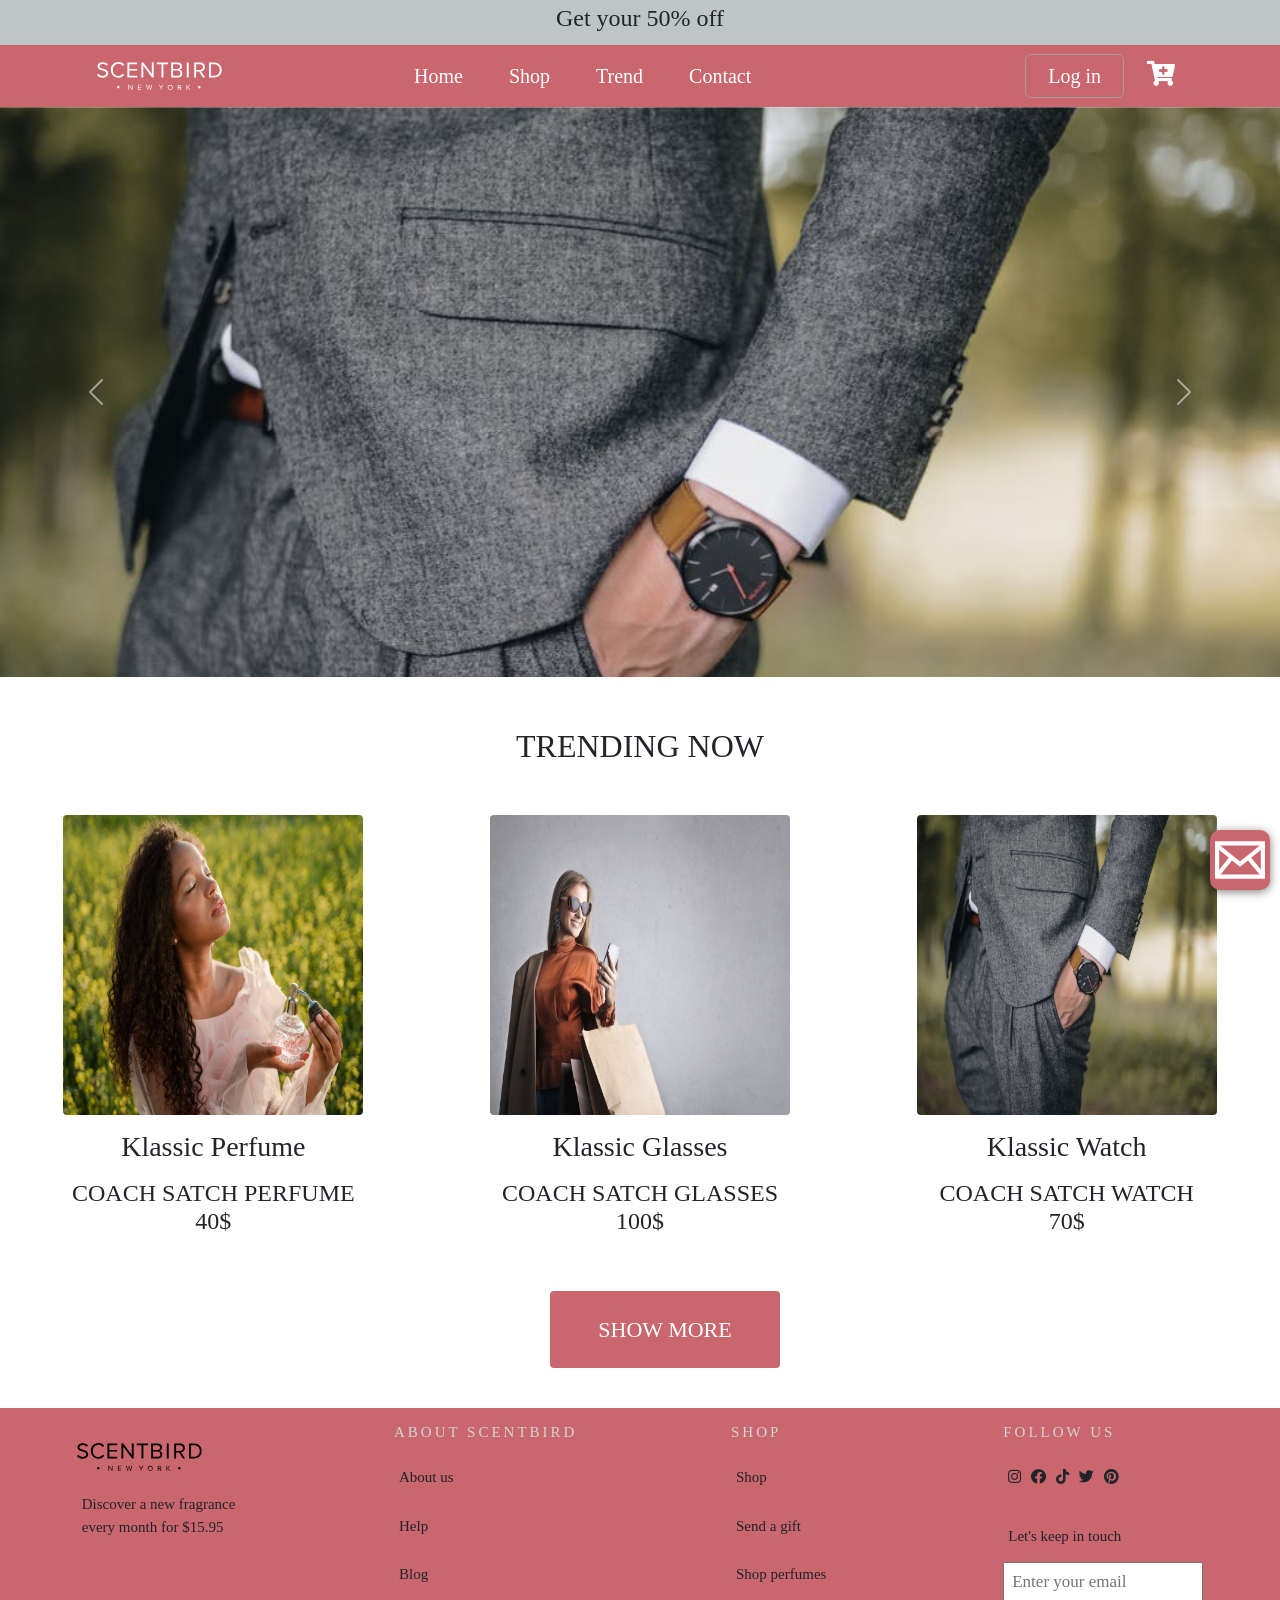
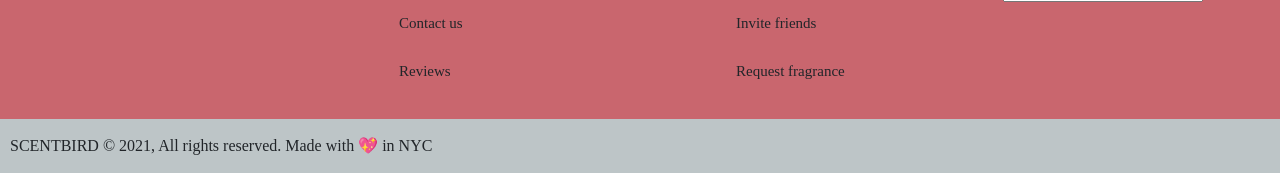
<file: index.html>
<!DOCTYPE html>
<html lang="en">

<head>
    <meta charset="UTF-8">
    <meta http-equiv="X-UA-Compatible" content="IE=edge">
    <meta name="viewport" content="width=device-width, initial-scale=1.0">
    <link href="https://cdn.jsdelivr.net/npm/bootstrap@5.1.3/dist/css/bootstrap.min.css" rel="stylesheet"
        integrity="sha384-1BmE4kWBq78iYhFldvKuhfTAU6auU8tT94WrHftjDbrCEXSU1oBoqyl2QvZ6jIW3" crossorigin="anonymous">
    <link rel="stylesheet" href="https://cdn.jsdelivr.net/npm/bootstrap-icons@1.7.2/font/bootstrap-icons.css">
    <link rel="stylesheet" href="https://pro.fontawesome.com/releases/v5.10.0/css/all.css"
        integrity="sha384-AYmEC3Yw5cVb3ZcuHtOA93w35dYTsvhLPVnYs9eStHfGJvOvKxVfELGroGkvsg+p" crossorigin="anonymous" />
    <link rel="shortcut icon" href="img/logo.svg">
    <title>SCENTBIRD</title>
    <link rel="stylesheet" href="style.css">
</head>


<!-- start navbar -->

<header id="offer">
    <h4>Get your 50% off</h4>
</header>

<nav class="navbar navbar-expand-lg navbar-light ">
    <div class="container ">
        <a style="width: 25%; margin: 0 15px;" class="navbar-brand" href="#"><img src="./img/logo2.svg"></a>
        <button class="navbar-toggler" type="button" data-bs-toggle="collapse" data-bs-target="#navbarSupportedContent"
            aria-controls="navbarSupportedContent" aria-expanded="false" aria-label="Toggle navigation">
            <span class="navbar-toggler-icon"></span>
        </button>

        <div class="collapse navbar-collapse" id="navbarSupportedContent" >
            <ul class="navbar-nav me-auto mb-2 mb-lg-0">
                <li class="nav-item">
                    <a style="color: white;" class="nav-link active one" href="#">Home</a>
                </li>

                <li class="nav-item">
                    <a style="color: white;" class="nav-link active" href="shop.html">Shop</a>
                </li>

                <li class="nav-item">
                    <a style="color: white;" class="nav-link active" href="#product">Trend</a>
                </li>


                <li class="nav-item">
                    <a style="color: white;" class="nav-link active" href="#contact">Contact</a>
                </li>
            </ul>

            <form class="d-flex form " style="margin-left: 50px;">

                <button class="btn btn-outline-success" type="submit" id="loginOUT"><a href="LoginForm.html">Log in</a></button>
              
                <button type="button" class="btn  position-relative">
                    <a class="navText" href="userCart (1).html"><i class="fas fa-cart-plus cart" style="font-size: 25px;"></i>
                    </a>
                </button>
               
            </form>
        </div>
    </div>
</nav>


<!-- end navbar -->


<!-- start slider -->


<div id="carouselExampleControls" class="carousel slide" data-bs-ride="carousel"
    style="height: 570px;overflow: hidden;">
    <div class="carousel-inner">
        <div class="carousel-item active">
            <img src="./img/77.jpeg" class="d-block w-100 h-50" alt="...">
        </div>
        <div class="carousel-item">
            <img src="./img/99.jpeg" class="d-block w-100 h-50" alt="...">
        </div>
        <div class="carousel-item">
            <img src="./img/88.jpeg" class="d-block w-100 h-50" alt="...">
        </div>
    </div>
    <button class="carousel-control-prev" type="button" data-bs-target="#carouselExampleControls" data-bs-slide="prev">
        <span class="carousel-control-prev-icon" aria-hidden="true"></span>
        <span class="visually-hidden">Previous</span>
    </button>
    <button class="carousel-control-next" type="button" data-bs-target="#carouselExampleControls" data-bs-slide="next">
        <span class="carousel-control-next-icon" aria-hidden="true"></span>
        <span class="visually-hidden">Next</span>
    </button>
</div>


<!-- end slider -->


<!-- start trend -->

<h2 class="thead" id="product">TRENDING NOW</h2>
<section class="trend">

    <div class="trend-body">
        <div class="pone">
            <img src="./img/99.jpeg">
            <h3>Klassic Perfume</h3>
            <h4>COACH SATCH PERFUME<br>
                <span>40$</span>
            </h4>
        </div>
        <div class="ptwo">
            <img src="./img/88.jpeg">
            <h3>Klassic Glasses</h3>
            <h4>COACH SATCH GLASSES<br>
                <span>100$</span>
            </h4>
        </div>
        <div class="pthree">
            <img src="./img/77.jpeg">
            <h3>Klassic Watch</h3>
            <h4>COACH SATCH WATCH<br>
                <span>70$</span>
            </h4>
        </div>
    </div>
    <a href="shop.html"><button class="tbtn">SHOW MORE</button></a>
</section>

<!-- end trend -->

<!-- start footer -->

<footer id="contact">
    <div class="top">
        <section class="section1">
            <h3><img src="./img/logo.svg"></h3>
            <p>Discover a new fragrance <br>every month for $15.95</p>

        </section>

        <section class="section2">
            <h4>ABOUT SCENTBIRD</h4>
            <p>About us</p>
            <p>Help</p>
            <p> Blog</p>
            <p> Contact us</p>
            <p> Reviews</p>
        </section>

        <section class="section3">
            <h4>SHOP</h4>
            <p>Shop</p>
            <p>Send a gift</p>
            <p>Shop perfumes</p>
            <p>Invite friends</p>
            <p>Request fragrance</p>
        </section>

        <section class="section4">
            <h4>FOLLOW US</h4>
            <div class="icons">
                <p><i class="fab fa-instagram"></i></p>
                <p><i class="fab fa-facebook"></i></p>
                <p><i class="fab fa-tiktok"></i></p>
                <p><i class="fab fa-twitter"></i></p>
                <p><i class="fab fa-pinterest"></i></p>
            </div>

            <p style="margin: 10px 0;">Let's keep in touch</p>
            <input type="email" id="suscribe" placeholder="Enter your email">

        </section>

    </div>
    <div class="bottom">
        <p>SCENTBIRD © 2021, All rights reserved. Made with 💖 in NYC</p>
    </div>
</footer>



<!-- end footer -->




<!-- ///////////////////////////////////// -->

<style>
    #sendmail {
        z-index: 99;
        position: fixed;
        /* position: absolute; */
        width: 60px;
        height: 60px;
        bottom: 10px;
        right: 10px;
        background-color: #c9666e;
        padding: 5px;
        border-radius: 10px;
        box-shadow: 0 2px 10px 0 hsla(0, 0%, 0%, 0.5);
        box-sizing: border-box;
    }

    #sendmail:hover {
        border: .2 solid hotpink;
        background-color: black;
        border: .2px solid hotpink;
        box-shadow: 0 2px 20px 0 hsla(0, 61%, 29%, 0.5);
    }
</style>





<div onclick="showMsg()">
    <img id="sendmail" src="./img/iconmonstr-email-2.svg">
</div>


<!-- //////////////////////////////// -->

<script src="script.js"></script>

<script src="https://cdn.jsdelivr.net/npm/bootstrap@5.1.3/dist/js/bootstrap.bundle.min.js"
    integrity="sha384-ka7Sk0Gln4gmtz2MlQnikT1wXgYsOg+OMhuP+IlRH9sENBO0LRn5q+8nbTov4+1p" crossorigin="anonymous">
</script>

<script>

    if(localStorage.getItem("email")){
        document.getElementById("loginOUT").innerHTML = '<a href="LoginForm.html">Log out</a>';
    }
    document.getElementById("loginOUT").onclick = function(){
        if(this.children[0].innerText == "Log out"){
            localStorage.removeItem("activeUser");
            localStorage.removeItem("email");
            localStorage.removeItem("password");
        }
    };
</script>

</body>

</html>
</file>
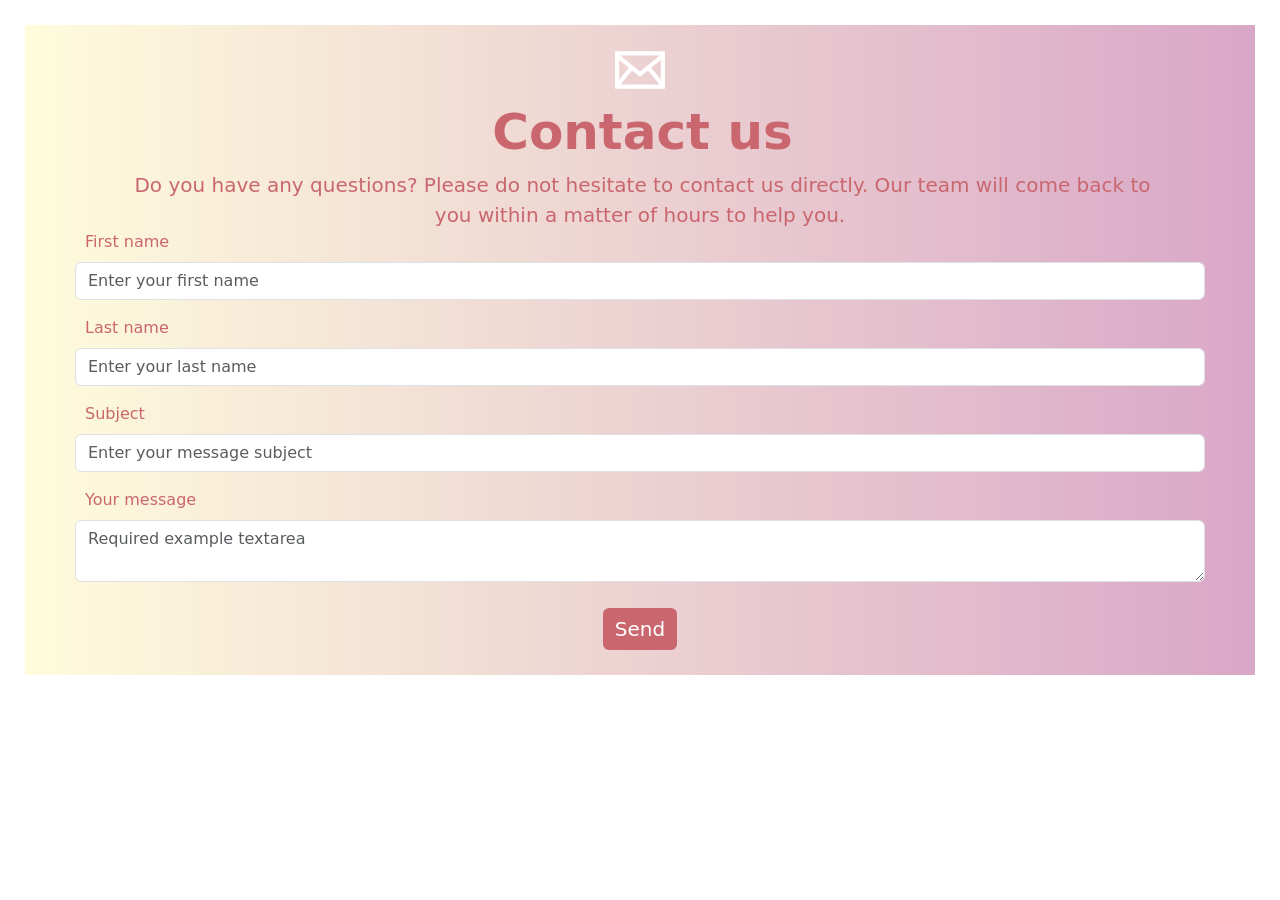
<file: email-form.html>
<!DOCTYPE html>
<html lang="en">
<head>
    <meta charset="UTF-8">
    <meta http-equiv="X-UA-Compatible" content="IE=edge">
    <meta name="viewport" content="width=device-width, initial-scale=1.0">
    <title>Document</title>
    <link href="https://cdn.jsdelivr.net/npm/bootstrap@5.1.3/dist/css/bootstrap.min.css" rel="stylesheet"
    integrity="sha384-1BmE4kWBq78iYhFldvKuhfTAU6auU8tT94WrHftjDbrCEXSU1oBoqyl2QvZ6jIW3" crossorigin="anonymous">
<link rel="stylesheet" href="https://cdn.jsdelivr.net/npm/bootstrap-icons@1.7.2/font/bootstrap-icons.css">
<link rel="stylesheet" href="https://pro.fontawesome.com/releases/v5.10.0/css/all.css"
    integrity="sha384-AYmEC3Yw5cVb3ZcuHtOA93w35dYTsvhLPVnYs9eStHfGJvOvKxVfELGroGkvsg+p" crossorigin="anonymous" />

</head>
<body>
    <style type="text/css">
        .contact-body {
            color: #c9666e;
            font-weight: 500;
            text-indent: 5px;
       background: #d9a7c7;
    /* fallback for old browsers */
    background: -webkit-linear-gradient(to right, #fffcdc, #d9a7c7);
    /* Chrome 10-25, Safari 5.1-6 */
    background: linear-gradient(to right, #fffcdc, #d9a7c7);
    /* W3C, IE 10+/ Edge, Firefox 16+, Chrome 26+, Opera 12+, Safari 7+ */
    ;
    padding: 50px;
    height: 650px;
            padding: 0px 50px 20px;
            display: flex;
            flex-direction: column;
            margin:  25px;
        }

        .contact-head {
            display: flex;
            flex-direction: column;
            align-items: center;
            padding: 20px 50px 0px;
        }

        .contact {
            color: #c9666e;
            text-align: center;
            font-size: 50px;
            font-weight: 900;
        }

        .message {
            color: #c9666e;
            text-align: center;
            font-size: 20px;
        }

        .send-btn {
            background-color: #c9666e;
            border: 0;
            font-size: 20px;
        }

        .send-btn:hover {
            background-color: white;
            border: .2 #c9666e solid;
            color: #c9666e;
        }

        .button-send {
            display: flex;
            justify-content: center;
            padding: 10px;
        }
    </style>
    
    <!-- //////////////////////////////////////////////////// -->

        <div class="contact-body">
    
            <div class="contact-head">
                <img width="50px" height="50px" src="./img/iconmonstr-email-2.svg">
                <span class="contact">Contact us</span>
                <span class="message">
                    Do you have any questions? Please do not hesitate to
                    contact us
                    directly. Our team will come back to you within
                    a matter of hours to help you.
                </span>
            </div>
            <form class="row g-3 needs-validation" novalidate>
                <div class="col-md-12">
                    <label for="validationCustom01" class="  form-label">First name</label>
                    <input placeholder="Enter your first name" type="text" class="form-control" id="validationCustom01"
                        required>
                    <div class="valid-feedback">
                        Looks good!
                    </div>
                </div>
                <div class="col-md-12">
                    <label for="validationCustom02" class="form-label">Last name</label>
                    <input placeholder="Enter your last name" type="text" class="form-control" id="validationCustom02"
                        required>
                    <div class="valid-feedback">
                        Looks good!
                    </div>
                </div>
                <div class="col-md-12">
                    <label for="validationCustom02" class="form-label">Subject</label>
                    <input placeholder="Enter your message subject" type="text" class="form-control" id="validationCustom03"
                        required>
                    <div class="valid-feedback">
                        Looks good!
                    </div>
                </div>
                <div class="mb-12">
                    <label for="validationTextarea" class="form-label">Your message</label>
                    <textarea type="text" class="form-control" id="validationCustom04" required
                        placeholder="Required example textarea" required></textarea>
                    <div class="valid-feedback">
                        Please enter a message in the textarea.
                    </div>
                </div>
    
                <div class="button-send col-12">
                    <button class="send-btn btn btn-primary" onclick="sentMail()" type="submit">Send</button>
                </div>
    
            </form>
        </div>
    
        <script src="script.js"></script>

        <script src="https://cdn.jsdelivr.net/npm/bootstrap@5.1.3/dist/js/bootstrap.bundle.min.js"
            integrity="sha384-ka7Sk0Gln4gmtz2MlQnikT1wXgYsOg+OMhuP+IlRH9sENBO0LRn5q+8nbTov4+1p" crossorigin="anonymous">
        </script>
        
        <script>
            // Example starter JavaScript for disabling form submissions if there are invalid fields
            (function () {
            'use strict'
            // Fetch all the forms we want to apply custom Bootstrap validation styles to
            var forms = document.querySelectorAll('.needs-validation')

            // Loop over them and prevent submission
            Array.prototype.slice.call(forms)
                .forEach(function (form) {
                form.addEventListener('submit', function (event) {
                    if (!form.checkValidity()) {
                    event.preventDefault()
                    event.stopPropagation()
                    }
                    else{
                        event.preventDefault();
                        var messages = (localStorage.getItem("messages"))? JSON.parse(localStorage.getItem("messages")): [];
                        messages.push({
                            "firstName": document.getElementById("validationCustom01").value,
                            "lastName": document.getElementById("validationCustom02").value,
                            "subject": document.getElementById("validationCustom03").value,
                            "message": document.getElementById("validationCustom04").value

                        });
                        
                        localStorage.setItem("messages",JSON.stringify(messages));
                        alert("your message is sent");
                        location.assign("index.html");

                    }

                    form.classList.add('was-validated')
                }, false)
                })
            })()
        </script>
    
</body>
</html>
</file>
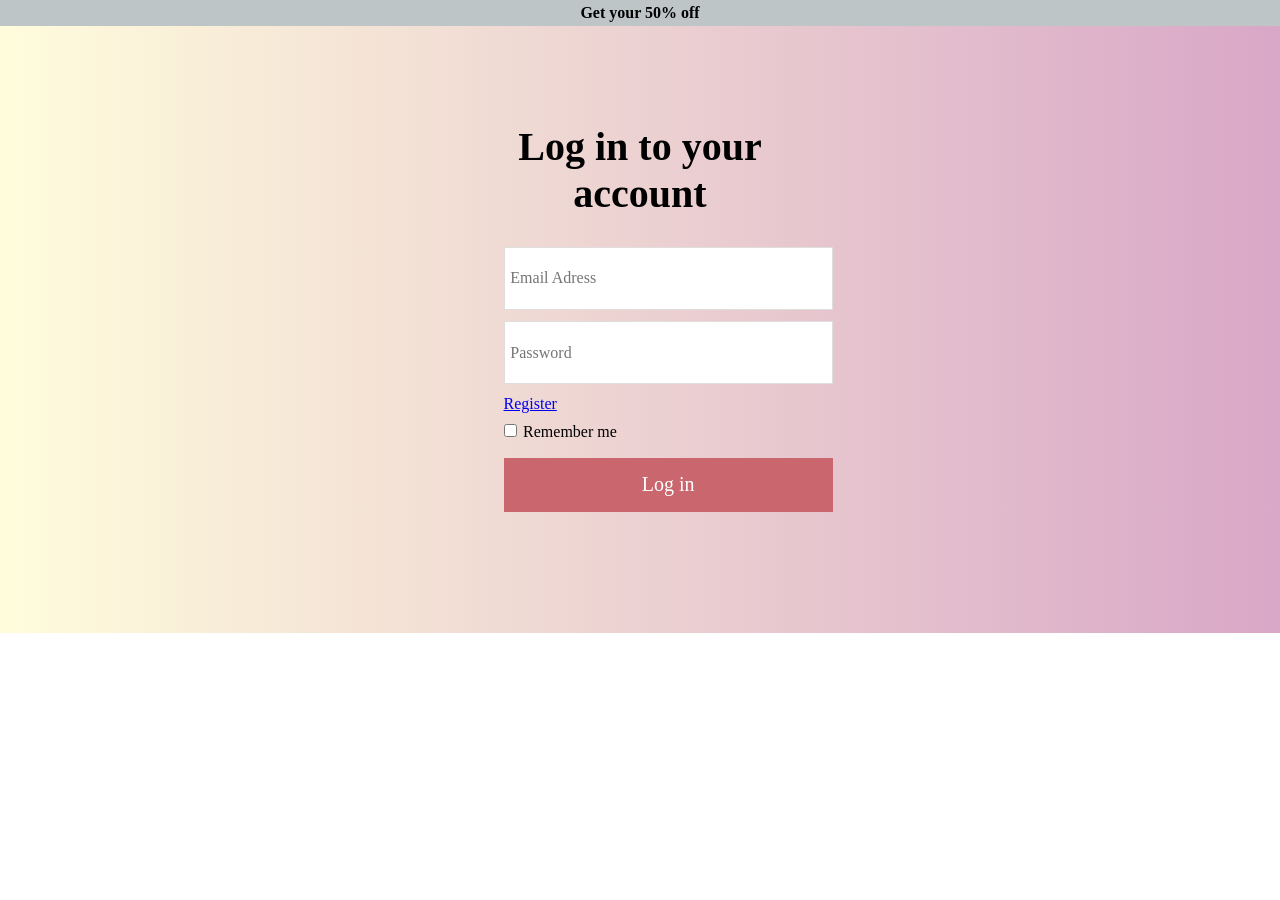
<file: LoginForm.html>
<!DOCTYPE html>
<html lang="en">
<head>
    <meta charset="UTF-8">
    <meta http-equiv="X-UA-Compatible" content="IE=edge">
    <meta name="viewport" content="width=device-width, initial-scale=1.0">
    <link rel="stylesheet" href="style.css">
    <script src="script.js"></script>
    <title>Log in</title>
    
</head>
<body>
        <header id="offer">
            <h4>Get your 50% off</h4>
        </header>

    <section id="login-page">

        <h2 id="formTitle" style="font-size: 40px; margin-top: 4%; text-align: center;">Log in to your <br> account</h2>
        <form action="#" method="post" class="loginForm" validate>
            <input type="email" name="EmailAddress" id="emailAddress" placeholder="Email Adress">
            <input type="password" name="pass" id="password" placeholder="Password" >
            <div>
                <p id="errorText" style="color: red; font-size: 1vw; margin: 5px;"></p>
                <a href="#" style="display: block; margin: 0.7%;" onclick="goRegister(event)">Register</a>
                <input type="checkbox" id="checkBox">Remember me
            </div>
            <button type="submit" onclick="confirmData(event)">Log in</button>
        </form>

        <form action="#" method="post" class="registerForm" style="display: none;" novalidate >
            <input type="text" name="userName" id="userName" placeholder="UserName" autocomplete="none" required> 
            <input type="email" name="regEmailAddress" id="regEmailAddress" placeholder="Email Adress" required>
            <input type="password" name="regPassword" id="regPassword" placeholder="Password" required>
            
            <button type="submit" onclick="saveData(event)">Submit</button>
        </form>

        
    </section>

    <script>
        if(localStorage.getItem("email")){
            location.replace("index.html");
        }
    </script>
   
</body>
</html>
</file>
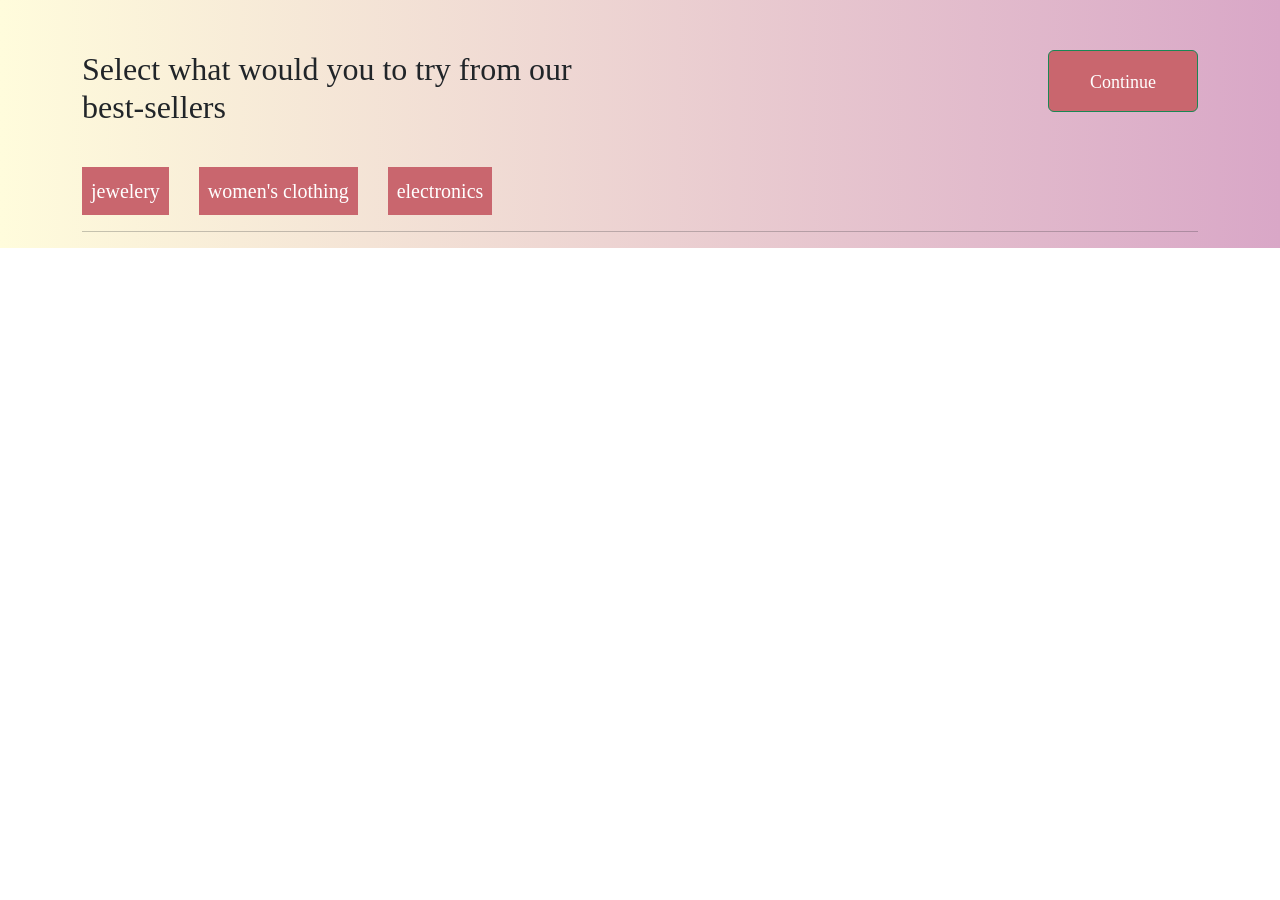
<file: shop.html>
<!doctype html>
<html lang="en">

<head>
  <!-- Required meta tags -->
  <meta charset="utf-8">
  <meta name="viewport" content="width=device-width, initial-scale=1">
  <link href="https://cdn.jsdelivr.net/npm/bootstrap@5.1.3/dist/css/bootstrap.min.css" rel="stylesheet"
    integrity="sha384-1BmE4kWBq78iYhFldvKuhfTAU6auU8tT94WrHftjDbrCEXSU1oBoqyl2QvZ6jIW3" crossorigin="anonymous">
  <link rel="stylesheet" href="https://cdn.jsdelivr.net/npm/bootstrap-icons@1.7.2/font/bootstrap-icons.css">
  <title>Shop</title>
  <link rel="stylesheet" href="style.css">
</head>

  <div class="shop">
    <div class="container">

      <button  class="btn btn-outline-success continue" type="submit">
        <a href="userCart (1).html" style="text-decoration: none; color:white">Continue</a>
        <!-- <i class="fas fa-arrow-right" style="font-size: 17px;color:black;margin: 0 7px;"></i> -->

      </button>


      <h2>Select what would you to try from our <br>best-sellers</h2>
      <!-- /////////////////////////////////////////// -->
      <section id="category">


        <div id="jewellery">
          <button id="one" class="data">jewelery</button>

        </div>

        <div id="clothing">
          <button id="two" class="data">women's clothing</button>
        </div>

        <div id="electronics">
          <button id="three" class="data">electronics</button>
        </div>

      </section>
      <hr>


<!-- //////////cards///////////////////////////////////////////////////////////////////////// -->

  <div id="products"></div>

<div id="jew" >
</div>

<div id="clo">
</div>


<div id="ele">
</div>


</div>
</div>
</div>


  <script src="script.js"></script>
  <script src="https://cdn.jsdelivr.net/npm/bootstrap@5.1.3/dist/js/bootstrap.bundle.min.js"
    integrity="sha384-ka7Sk0Gln4gmtz2MlQnikT1wXgYsOg+OMhuP+IlRH9sENBO0LRn5q+8nbTov4+1p" crossorigin="anonymous">
  </script>

</body>

</html>
</file>
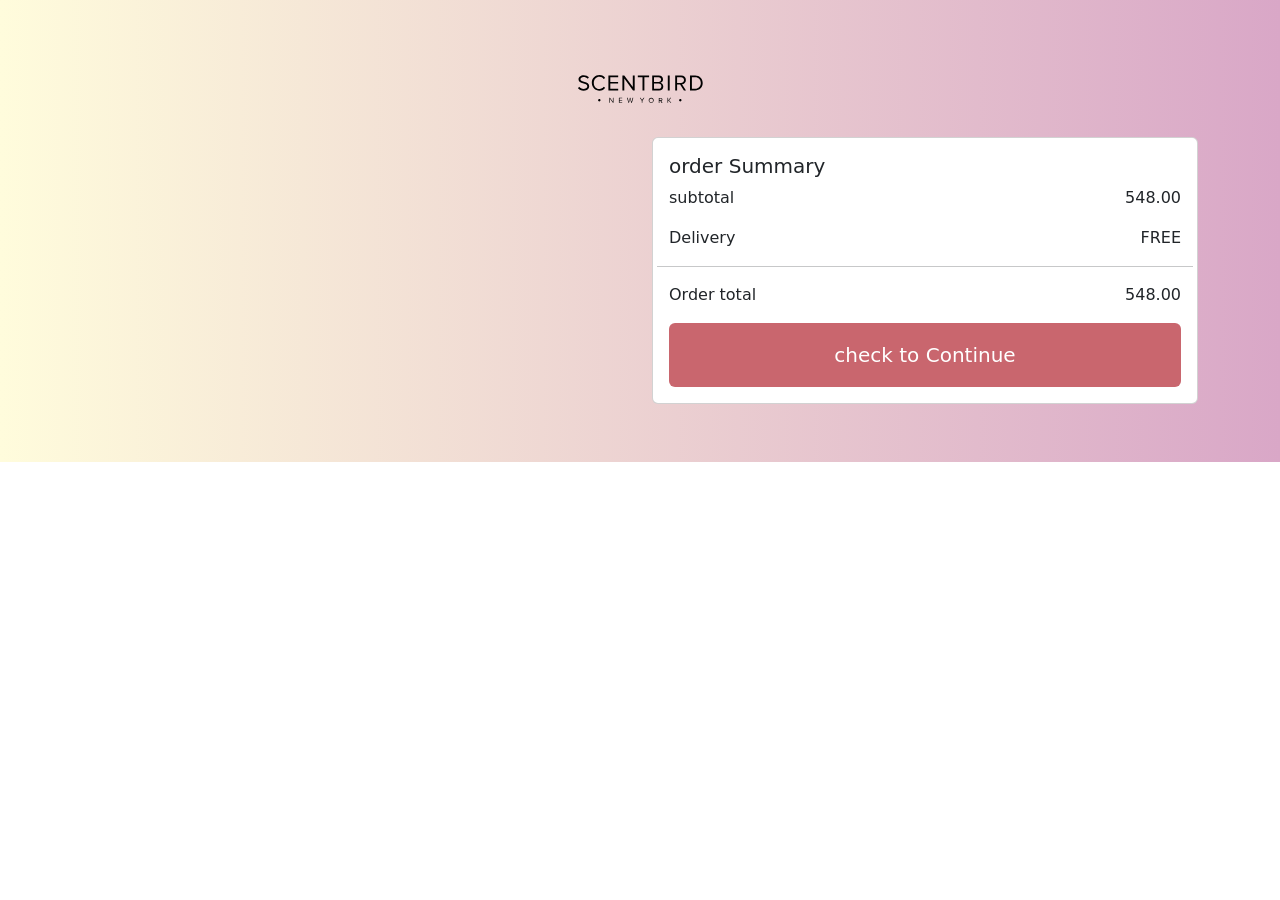
<file: userCart (1).html>
<!doctype html>
<html lang="en">
  <head>
    <title>Cart-shopping</title>
    <!-- Required meta tags -->
    <meta charset="utf-8">
    <meta name="viewport" content="width=device-width, initial-scale=1, shrink-to-fit=no">

    <!-- Bootstrap CSS v5.0.2 -->
    <link rel="stylesheet" href="https://cdn.jsdelivr.net/npm/bootstrap@5.0.2/dist/css/bootstrap.min.css"  
    integrity="sha384-EVSTQN3/azprG1Anm3QDgpJLIm9Nao0Yz1ztcQTwFspd3yD65VohhpuuCOmLASjC" crossorigin="anonymous">
    <link rel="stylesheet" href="https://pro.fontawesome.com/releases/v5.10.0/css/all.css" 
    integrity="sha384-AYmEC3Yw5cVb3ZcuHtOA93w35dYTsvhLPVnYs9eStHfGJvOvKxVfELGroGkvsg+p" crossorigin="anonymous"/>

    
  </head>
  <body>

    <section class="style" style="background: #d9a7c7;
    /* fallback for old browsers */
    background: -webkit-linear-gradient(to right, #fffcdc, #d9a7c7);
    /* Chrome 10-25, Safari 5.1-6 */
    background: linear-gradient(to right, #fffcdc, #d9a7c7);
    /* W3C, IE 10+/ Edge, Firefox 16+, Chrome 26+, Opera 12+, Safari 7+ */
    ;
    padding: 50px;
    height: 607px;height: 100%;">

      <div class="container" id="cartContentt">
          <div class="row">
              <div class="col-12 text-center py-4">

                  <img src="./img/logo.svg" alt="">
              </div>

              <div class="col-md-6 col-12 my-2"  id="cartContainer">
               
              </div>

              <div class="col-md-6 col-12 my-2">
                  <div class="card card-shadow">
                      <div class="card-body">
                          <h5>order Summary</h5>
                          <div class="row">
                              <div class="col-6">
                                  <p>subtotal</p>
                                  <p>Delivery</p>
                              </div>
                              <div class="col-6 " style="text-align: right;">
                                <p class="total-price" id="totallPrice">548.00</p>
                                <p>FREE</p>
                            </div>
                            <hr>
                            <div class="col-6 " >
                               <p>Order total</p>
                               
                            </div>
                            <div class="col-6 " style="text-align: right;">
                                <p class="total-price">548.00</p>
                                
                            </div>
                            <div class="col-12">
                                <button class="btn p-3" style="width: 100%; background-color: #c9666e; color: white;font-size: 20px;" onclick="goOrder()">check to Continue</button>
                            </div>
                          </div>
                      </div>
                  </div>

                <div class="card card-shadow my-2 d-none" id="orderForm">
                    <div class="card-body">
                        <div class="form">
                            <form class="row g-3 needs-validation" novalidate>
                                <div class="col-md-6">
                                  <label for="validationCustom01" class="form-label">First name</label>
                                  <input type="text" class="form-control" id="validationCustom01"  required>
                                  <div class="valid-feedback">
                                    Looks good!
                                  </div>
                                </div>
                                <div class="col-md-6">
                                  <label for="validationCustom02" class="form-label">Last name</label>
                                  <input type="text" class="form-control" id="validationCustom02" required>
                                  <div class="valid-feedback">
                                    Looks good!
                                  </div>
                                </div>
                             
                                <div class="col-md-6">
                                  <label for="validationCustom03" class="form-label">PhoneNumber</label>
                                  <input type="text" class="form-control" id="validationCustom03" required>
                                  <div class="invalid-feedback">
                                    Please provide a valid city.
                                  </div>
                                </div>
                                <div class="col-md-6">
                                  <label for="validationCustom04" class="form-label">City</label>
                                  <input type="text" class="form-control" id="validationCustom04" required>
                                  <div class="invalid-feedback">
                                    Please select a valid state.
                                  </div>
                                </div>
                                <div class="col-md-12">
                                  <label for="validationCustom05" class="form-label">Address</label>
                                  <input type="text" class="form-control" id="validationCustom05" required>
                                  <div class="invalid-feedback">
                                    Please provide a valid phoneNumber.
                                  </div>
                                </div>
                                
                                <div class="col-12 text-center">
                                  <button class="btn btn-primary" type="submit" style="width: 100%; background-color: #c9666e; font-size: 20px;color: white; outline: none; border: none; color: black;" onclick="showMessage()">Order</button>
                                </div>
                              </form>
                        </div>
                    </div>
                </div>

            </div>

          </div>

      </div>

      <div class="container d-none" id="orderConfirmed">
          <div class="row">
            <div class="col-12 d-flex" style="height: 100vh; ">
                <div class="card card-shadow " style="margin: auto;">
                    <div class="card-body">
                        <p id="card-title"></p>
                        <p id="card-text1"></p>
                        <p id="card-text2"></p>
                        <p id="card-text3">Your Order Will Be Arrived Within Two Days</p>
                        <div style="text-align: center;">
                            <button class="btn btn-lg p-3" style="background-color: #c9666e; color: white;font-size: 20px;margin: 0 auto;" onclick="location.replace('index.html')">OK</button>
                        </div>
                    </div>
                </div>
            </div>
          </div>
      </div>
</section>
      <script>
                // Example starter JavaScript for disabling form submissions if there are invalid fields
        (function () {
        'use strict'

        // Fetch all the forms we want to apply custom Bootstrap validation styles to
        var forms = document.querySelectorAll('.needs-validation')

        // Loop over them and prevent submission
        Array.prototype.slice.call(forms)
            .forEach(function (form) {
            form.addEventListener('submit', function (event) {
                if (!form.checkValidity()) {
                event.preventDefault()
                event.stopPropagation()
                }
                else{
                    //console.log(";ldmslkdm");
                    event.preventDefault();
                    //localStorage.removeItem("cartContent");
                    document.getElementById("cartContentt").classList.add("d-none");
                    document.getElementById("orderConfirmed").classList.remove("d-none");
                }

                form.classList.add('was-validated')
            }, false)
            })
        })()

        function showMessage(){
          var userName = document.getElementById("validationCustom01").value +" "+ document.getElementById("validationCustom02").value;
          var address = document.getElementById("validationCustom05").value;
          var price = document.getElementById("totallPrice").innerText;
 
        document.getElementById("card-title").innerHTML = userName;
        document.getElementById("card-text1").innerHTML = address;
        document.getElementById("card-text2").innerHTML = "Total Price:  " + price;

        var order_details = [];
        order_details.push(userName);
        order_details.push(address);
        order_details.push(price); 
        localStorage.setItem("orderDetail", order_details);
        }
        
        


      </script>


      
    <!-- Bootstrap JavaScript Libraries -->
    <script src="https://cdn.jsdelivr.net/npm/@popperjs/core@2.9.2/dist/umd/popper.min.js" integrity="sha384-IQsoLXl5PILFhosVNubq5LC7Qb9DXgDA9i+tQ8Zj3iwWAwPtgFTxbJ8NT4GN1R8p" crossorigin="anonymous"></script>
    <script src="https://cdn.jsdelivr.net/npm/bootstrap@5.0.2/dist/js/bootstrap.min.js" integrity="sha384-cVKIPhGWiC2Al4u+LWgxfKTRIcfu0JTxR+EQDz/bgldoEyl4H0zUF0QKbrJ0EcQF" crossorigin="anonymous"></script>

    <script src="script.js"></script>
  </body>
</html>
</file>
<file: style.css>
/* start navbar */
* {
    box-sizing: border-box;
    margin: 0;
    padding: 0;
    font-family: tahoma;
}



#offer {
    width: 100%;
    background-color: rgb(189, 197, 199);
    padding: 4px;
}

#offer h4 {
    text-align: center;
}

/* start nav/////////////////////////////////////////////////////////// */

nav {
    background-color: #c9666e;
    color: white;
    margin: 0;
}

.nav-item {
    margin: 0 15px;
    color: white;
    font-size: 20px;
}

.nav-item:hover {
    border-bottom: 3px solid rgb(189, 197, 199);
}

/* .nav-item .one:active{border-bottom: 3px solid rgb(189, 197, 199);} */

nav button a {
    color: white;
    text-decoration: none;
    font-size: 20px;
    margin: 0 10px;

}

nav button .fa-cart-plus:hover {
    color: black;
}

nav .btn-outline-success {
    border-color: rgb(163, 159, 159);
}

nav .continue{ background-color:rgb(82, 182, 168);
               color: black;
               font-size: 17px;}


nav .btn-outline-success:hover {
    background-color: rgb(189, 197, 199);
    border-color: rgb(189, 197, 199);
}

nav .btn-outline-success a:hover {
    color: black;
}

/* end navbar ////////////////////////////////////////////////////////////////////////*/


/* start slider //////////////////////////////////////////////////////////////////*/







/* end slider//////////////////////////////////////////////////////////////////////// */


/* start trend/////////////////////////////////////////////////////////////////////// */

.trend .trend-body {
    display: flex;
    justify-content: space-around;
    will-change: transform;
    transition: transform 450ms;
    text-align: center;
    -webkit-transition: transform 450ms;
    -moz-transition: transform 450ms;
    -ms-transition: transform 450ms;
    -o-transition: transform 450ms;
}

.trend img {
    width: 300px;
    height: 300px;
    border-radius: 4px;

}

.trend-body img:hover {
    transition: transform 150ms;
    transform: translateY(-10px);
    -webkit-transform: translateY(-10px);
    -moz-transform: translateY(-10px);
    -ms-transform: translateY(-10px);
    -o-transform: translateY(-10px);
    -webkit-transition: transform 150ms;
    -moz-transition: transform 150ms;
    -ms-transition: transform 150ms;
    -o-transition: transform 150ms;
}

.thead {
    text-align: center;
    margin: 50px;
}

.trend h4,
h3 {
    margin: 15px 0;
}

.tbtn {
    cursor: pointer;
    text-align: center;
    color: white;
    padding: 20px;
    color: white;
    width: 230px;
    font-size: 22px;
    margin: 40px 550px;
    background-color: #c9666e;
    border: 2px solid #c9666e;
    border-radius: 4px;
    text-decoration: none;
    -webkit-border-radius: 4px;
    -moz-border-radius: 4px;
    -ms-border-radius: 4px;
    -o-border-radius: 4px;
}

.tbtn:hover {
    background-color: rgb(189, 197, 199);
    color: black;
    border-color: rgb(189, 197, 199);
}

/* end trend ///////////////////////////////////////////////////////////////////////*/

/* start footer///////////////////////////////////////////////////////////////////////// */

.top {
    display: flex;
    justify-content: space-around;
    background-color: #c9666e;
}

.bottom {
    width: 100%;
    padding: 10px;
    background-color: rgb(189, 197, 199);
}

.bottom p {
    margin: 5px 0;
}

.section1,
.section2,
.section3,
.section4 {
    margin: 10px;
    padding: 5px;

}

footer .top h4 {
    font-size: 15px;
    color: lightgray;
    margin-bottom: 20px;
    letter-spacing: 3px;
}

footer .top p {
    padding: 5px;
    font-size: 15px;
}

footer .top p:hover {
    color: lightgray;
}

.icons {
    display: flex;
    flex-direction: row;
}

footer input {
    padding: 7px;
    width: 200px;
    height: 40px;
    font-size: 17px;
}

/* end footer */



















/* ///start shop-page///////////////////////////////////////////////////////////////////////// */

.continue{padding: 15px;float: right;background-color: #c9666e;color: white;font-size: 20px;width: 150px;}






.shop {
    background: #d9a7c7;
    /* fallback for old browsers */
    background: -webkit-linear-gradient(to right, #fffcdc, #d9a7c7);
    /* Chrome 10-25, Safari 5.1-6 */
    background: linear-gradient(to right, #fffcdc, #d9a7c7);
    /* W3C, IE 10+/ Edge, Firefox 16+, Chrome 26+, Opera 12+, Safari 7+ */
    ;
    padding-top: 50px;
}

.shop #category {
    margin: 40px 0 10px;
    display: flex;
}


.shop #category button {
    margin: 0 30px 0 0;
    font-size: 20px;
    background-color: #c9666e;
    border: 2px solid #c9666e;
    color: white;
    padding: 7px;
    cursor: pointer;
}

.shop #category button:hover {
    background-color: lightcoral;
    border: 2px solid lightcoral;
}

.shop .body {
    margin: 20px 0;

    will-change: transform;
    transition: transform 450ms;
    -webkit-transition: transform 450ms;
    -moz-transition: transform 450ms;
    -ms-transition: transform 450ms;
    -o-transition: transform 450ms;
}


.shop .card {
    box-shadow: rgba(0, 0, 0, 0.25) 0px 54px 55px,
        rgba(0, 0, 0, 0.12) 0px -12px 30px,
        rgba(0, 0, 0, 0.12) 0px 4px 6px,
        rgba(0, 0, 0, 0.17) 0px 12px 13px, rgba(0, 0, 0, 0.09) 0px -3px 5px;
}

.shop .card:hover {
    transition: transform 150ms;
    transform: translateY(-10px);
    -webkit-transition: transform 150ms;
    -moz-transition: transform 150ms;
    -ms-transition: transform 150ms;
    -o-transition: transform 150ms;
    -webkit-transform: translateY(-10px);
    -moz-transform: translateY(-10px);
    -ms-transform: translateY(-10px);
    -o-transform: translateY(-10px);
}

.shop a {
    font-size: 18px;
}

.shop .bi-plus-circle-fill {
    margin: 0 10px 0 0;
}


.shop #products {
    display: flex;
    flex-wrap: wrap;
    justify-content: space-between;
    /* column-count: 3; */
    margin: 0 20px;

}

.shop #products>div {
    flex-basis: 27%;
}

.shop #jew {
    display: flex;
    flex-wrap: wrap;
    justify-content: space-between;
    /* column-count: 3; */
    margin: 0 20px;

}

.shop #jew >div { 
    flex-basis: 27%;
}

.shop #clo {
    display: flex;
    flex-wrap: wrap;
    justify-content: space-between;
    /* column-count: 3; */
    margin: 0 20px;

}

.shop #clo>div {
    flex-basis: 27%;
}

.shop #ele {
    display: flex;
    flex-wrap: wrap;
    justify-content: space-between;
    /* column-count: 3; */
    margin: 0 20px;

}

.shop #ele >div {
    flex-basis: 27%;
}
.shop #show-data {

    display: flex;
    flex-wrap: wrap;
    justify-content: space-between;
    /* column-count: 3; */
    margin: 0 20px;

}

/* .shop #show-data > div{} */




/* Login Form css ///////////////////////////////////////////////////////////////*/

#login-page{ background: #d9a7c7;
    /* fallback for old browsers */
    background: -webkit-linear-gradient(to right, #fffcdc, #d9a7c7);
    /* Chrome 10-25, Safari 5.1-6 */
    background: linear-gradient(to right, #fffcdc, #d9a7c7);
    /* W3C, IE 10+/ Edge, Firefox 16+, Chrome 26+, Opera 12+, Safari 7+ */
    ;
    padding: 50px;
    height: 607px;
}

.loginForm,
.registerForm {
    display: flex;
    flex-direction: column;
    /* background-colorgb(175, 143, 84)eat; */
    margin-left: 38%;
    padding-top: 2%;

}

.loginForm input,
.registerForm input {
    width: 45%;
    border: 1px solid rgb(224, 221, 221);
    height: 7vh;
    margin: 0.8%;
    padding: 0.7%;
    font-size: 16px;
}

.loginForm button,
.registerForm button {
    width: 45%;
    border: none;
    background-color: #c9666e;
    color: white;
    height: 6vh;
    cursor: pointer;
    margin: 0.7%;
    margin-top: 2%;
    font-size: 20px;
}

#checkBox {
    width: auto;
    height: auto;

}
</file>
